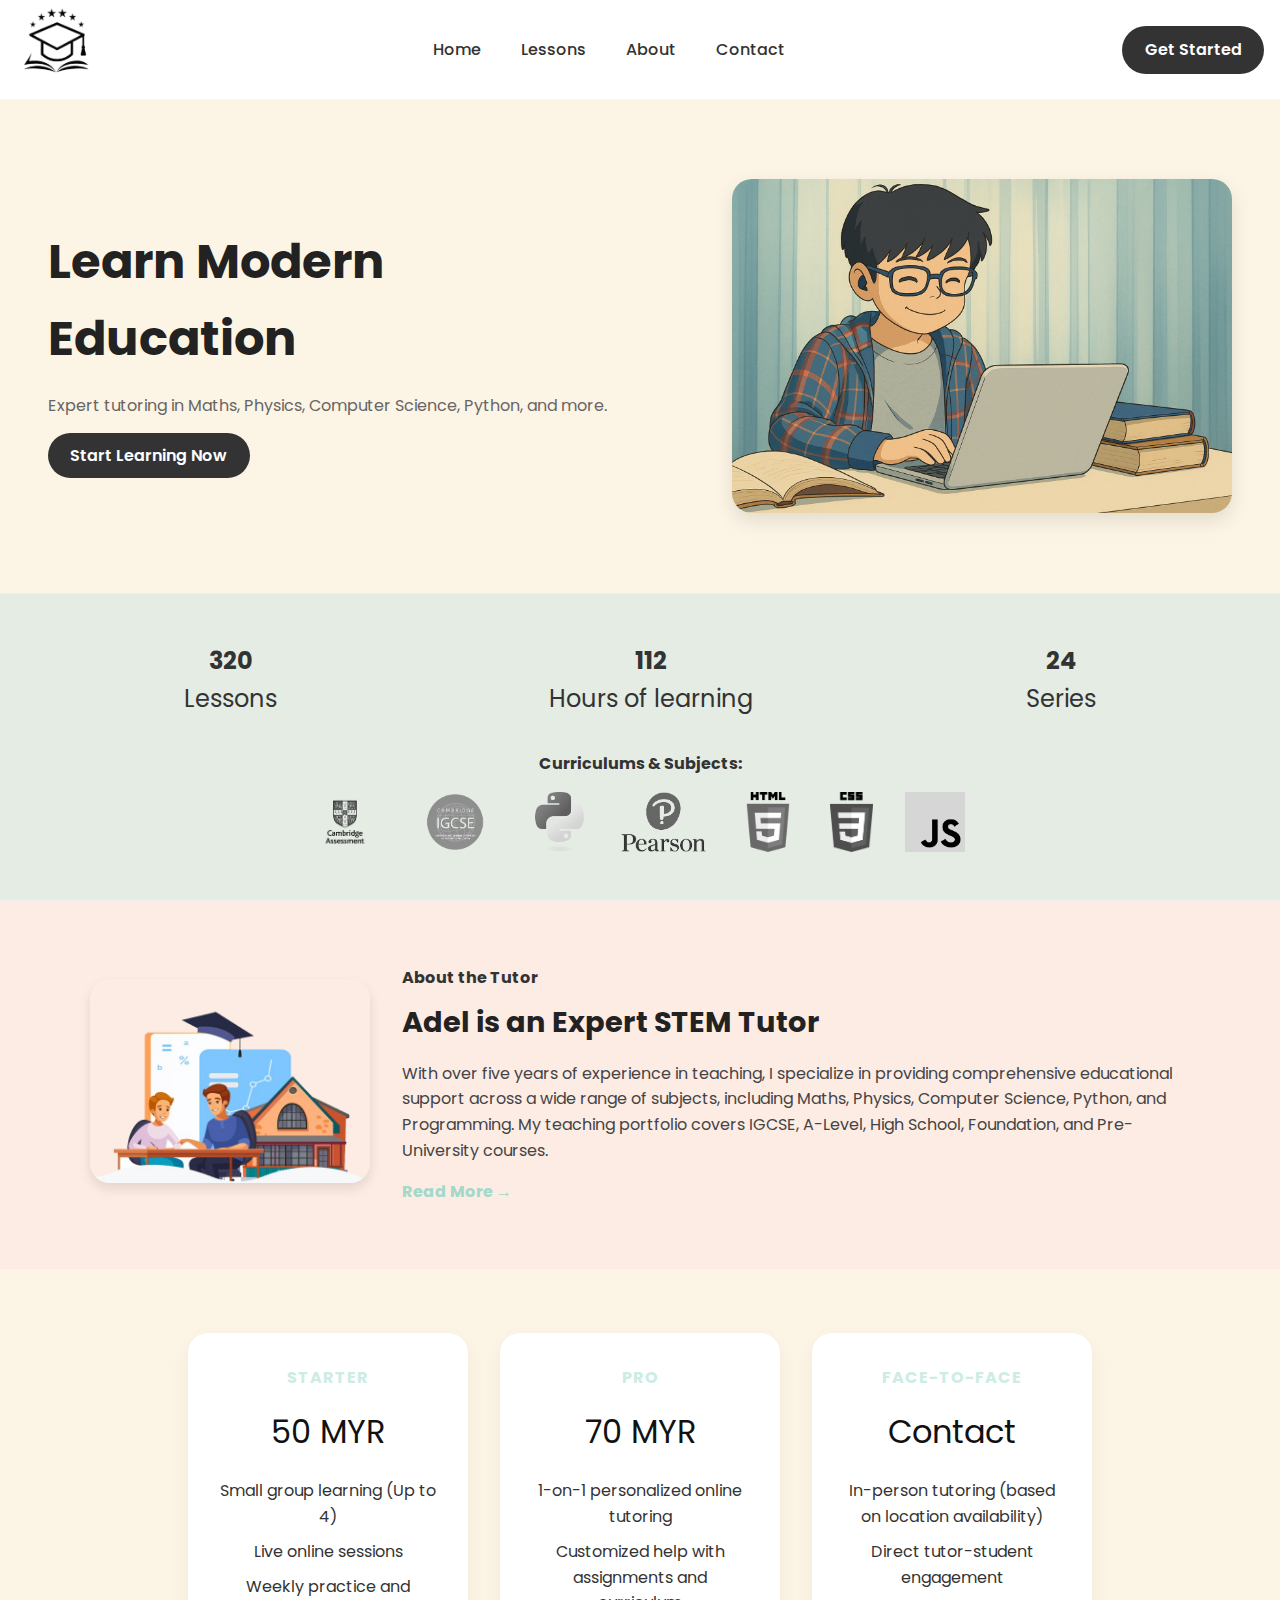
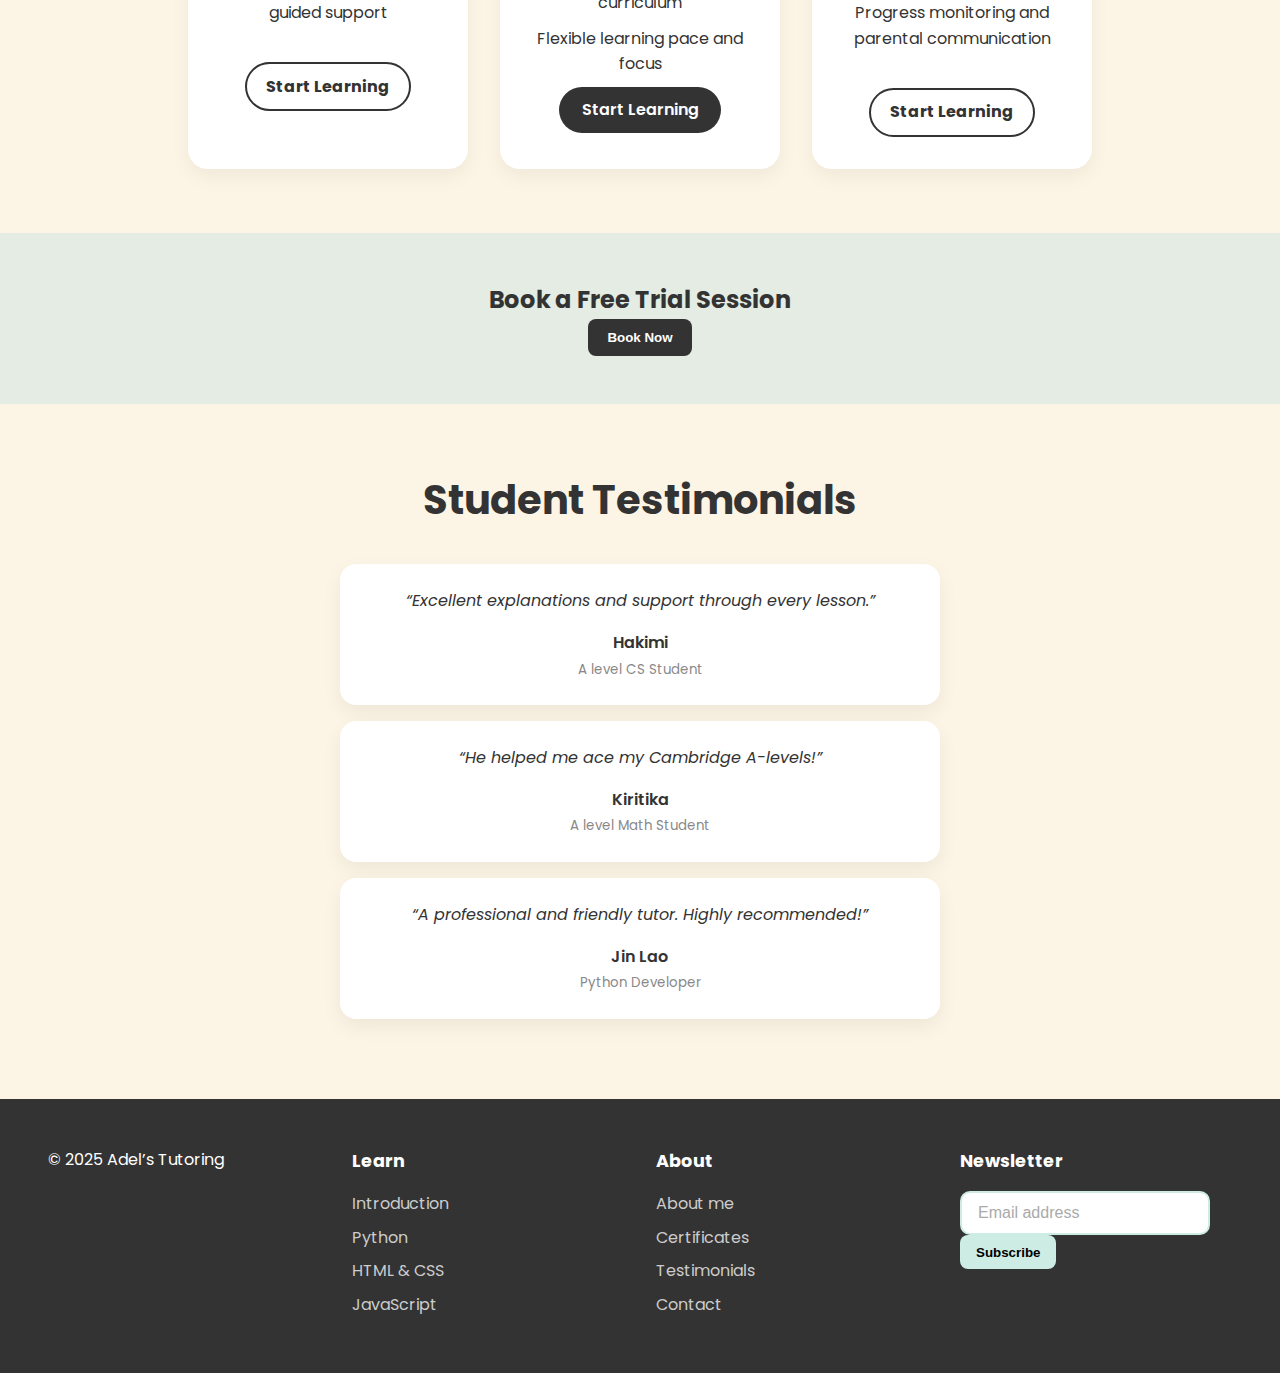
<file: index.html>
<!DOCTYPE html>
<html lang="en">
<head>
  <meta charset="UTF-8">
  <meta name="viewport" content="width=device-width, initial-scale=1.0">
  <title>Adel Tutoring Services</title>
  <link href="https://fonts.googleapis.com/css2?family=Poppins:wght@400;600;700&display=swap" rel="stylesheet">
<link rel="icon" type="image/png" href="favicon.png">
  <link rel="stylesheet" href="style.css">
</head>
<body>
  <!-- Navigation -->
  <nav class="navbar">
    <div class="logo"><img class="icon" src="icon.png"></div>
    <ul class="nav-links">
      <li><a href="#home">Home</a></li>
      <li><a href="#subjects">Lessons</a></li>
      <li><a href="#about">About</a></li>
      <li><a href="#contact">Contact</a></li>
    </ul>
    <a href="#book" class="btn-black">Get Started</a>
  </nav>

  <!-- Hero Section -->
  <header class="hero" id="home">
    <div class="hero-text">
      <h1>Learn Modern Education</h1>
      <p>Expert tutoring in Maths, Physics, Computer Science, Python, and more.</p>
      <a href="#book" class="btn-black">Start Learning Now</a>
    </div>
    <div class="hero-media">
      <img src="boy.png" alt="Laptop and Mobile Preview">
    </div>
  </header>

  <!-- Stats Section -->
  <section class="stats">
  <div class="stat">
    <strong>320</strong><br>Lessons
  </div>
  <div class="stat">
    <strong>112</strong><br>Hours of learning
  </div>
  <div class="stat">
    <strong>24</strong><br>Series
  </div>

  <div class="carousel-wrapper" id="subjects">
    <h4>Curriculums & Subjects:</h4>
    <div class="carousel" id="logo-carousel">
      <img src="cambridge.png" alt="Cambridge Assessment" />
      <img src="igcse.png" alt="IGCSE" />
      <img src="python.png" alt="Edexcel" />
      <img src="pearson.png" alt="Pearson" />
      <img src="html.png" alt="Pearson" />
      <img src="css.png" alt="Pearson" />
      <img src="js.webp" alt="Pearson" />
    </div>
  </div>
</section>


  <!-- About Section -->
 <section class="about" id="about">
  <div class="about-container">
    <div class="about-image">
      <img src="img.png" alt="Tutor Adel" />
    </div>
    <div class="about-text">
      <h3>About the Tutor</h3>
      <h2>Adel is an Expert STEM Tutor</h2>
      <p id="about-summary">
        With over five years of experience in teaching, I specialize in providing comprehensive educational support across a wide range of subjects, including Maths, Physics, Computer Science, Python, and Programming. My teaching portfolio covers IGCSE, A-Level, High School, Foundation, and Pre-University courses.
      </p>

      <div id="about-details" style="display: none;">
        <h4>Educational Background</h4>
        <p>
          I am currently pursuing a PhD in Engineering, integrating Math, Physics, Computer Science, and Data Analysis. This academic path helps me ensure my students benefit from the latest, research-based methods and applications.
        </p>

        <h4>Teaching Philosophy</h4>
        <p>
          My teaching is hands-on and student-focused. I emphasize understanding, encourage real-world applications, and aim to build problem-solving confidence and motivation in learners.
        </p>

        <h4>Skills and Expertise</h4>
        <ul>
          <li>Expertise in STEM subjects: Maths, Physics, CS, Python</li>
          <li>Proficient in guiding IGCSE, A-Level, Edexcel & more</li>
          <li>Experienced in creative assignment design</li>
          <li>Strong support for exams, study strategies, and skill-building</li>
        </ul>
      </div>

      <a href="#" id="toggle-about">Read More →</a>
    </div>
  </div>
</section>


  <!-- Pricing Section -->
  <section class="pricing">
    <div class="card starter">
      <h4>Starter</h4>
      <p class="price">50 MYR </p>
      <ul>
        <li>Small group learning (Up to 4)</li>
        <li>Live online sessions</li>
        <li>Weekly practice and guided support</li>
      </ul>
      <a href="#book" class="btn-outline">Start Learning</a>
    </div>
    <div class="card pro">
      <h4>Pro</h4>
      <p class="price">70 MYR</p>
      <ul>
       <li>1-on-1 personalized online tutoring</li>
        <li>Customized help with assignments and curriculum</li>
        <li>Flexible learning pace and focus</li>
      </ul>
      <a href="#book" class="btn-black">Start Learning</a>
    </div>
    <div class="card team">
      <h4>Face-to-face</h4>
      <p class="price">Contact</p>
      <ul>
       <li>In-person tutoring (based on location availability)</li>
        <li>Direct tutor-student engagement</li>
        <li>Progress monitoring and parental communication</li>
      </ul>
      <a href="#book" class="btn-outline">Start Learning</a>
    </div>
  </section>

  <!-- Booking Section -->
  <section class="booking" id="book">
    <h2>Book a Free Trial Session</h2>
    <button><a href="https://calendly.com/daoulhadjabdelilah/free-trial-lesson">Book Now</a></button>
  </section>

  <!-- Testimonials -->
  <section class="testimonials">
    <h2>Student Testimonials</h2>
    <div class="testimonial">
      <p>“Excellent explanations and support through every lesson.”</p>
      <h4>Hakimi</h4><small>A level CS Student</small>
    </div>
    <div class="testimonial">
      <p>“He helped me ace my Cambridge A-levels!”</p>
      <h4>Kiritika</h4><small>A level Math Student</small>
    </div>
    <div class="testimonial">
      <p>“A professional and friendly tutor. Highly recommended!”</p>
      <h4>Jin Lao</h4><small>Python Developer</small>
    </div>
  </section>

  <!-- Footer -->
  <footer class="footer">
    <div class="footer-col">
      <div class="logo"></div>
      <p>© 2025 Adel’s Tutoring</p>
    </div>
    <div class="footer-col">
      <h4>Learn</h4>
      <ul><li>Introduction</li><li>Python</li><li>HTML & CSS</li><li>JavaScript</li></ul>
    </div>
    <div class="footer-col">
      <h4>About</h4>
      <ul><li>About me</li><li>Certificates</li><li>Testimonials</li><li>Contact</li></ul>
    </div>
    <div class="footer-col">
      <h4>Newsletter</h4>
      <input type="email" placeholder="Email address">
      <button>Subscribe</button>
    </div>
  </footer>

  <script src="script.js"></script>
</body>
</html>
</file>
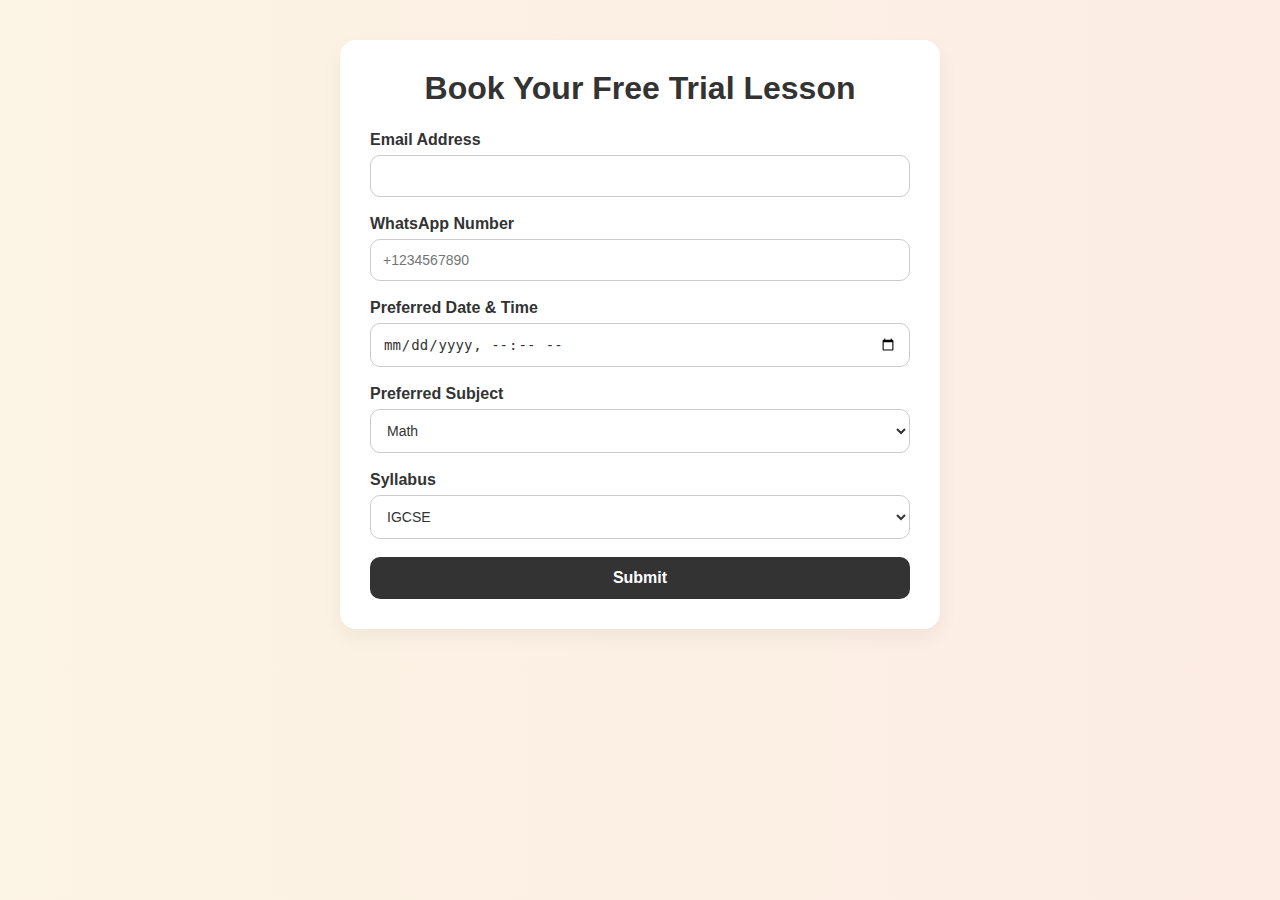
<file: contact.html>
<!DOCTYPE html>
<html lang="en">
<head>
  <meta charset="UTF-8">
  <title>Book a Free Trial</title>
  <style>
    :root {
      --bg-main: #fcf4e4;
      --bg-secondary: #fcece4;
      --accent: #ccece4;
      --text-dark: #333;
      --text-light: #666;
    }

    * {
      box-sizing: border-box;
      margin: 0;
      padding: 0;
    }

    body {
      font-family: 'Poppins', sans-serif;
      background: linear-gradient(to right, var(--bg-main), var(--bg-secondary));
      color: var(--text-dark);
      padding: 40px 20px;
    }

    .container {
      max-width: 600px;
      margin: auto;
      background-color: #fff;
      padding: 30px;
      border-radius: 16px;
      box-shadow: 0 8px 20px rgba(0,0,0,0.05);
    }

    h1 {
      text-align: center;
      margin-bottom: 24px;
      font-size: 2rem;
      color: var(--text-dark);
    }

    label {
      display: block;
      margin-bottom: 6px;
      font-weight: 600;
    }

    input, select {
      width: 100%;
      padding: 12px;
      margin-bottom: 18px;
      border: 1px solid #ccc;
      border-radius: 10px;
      font-size: 14px;
      background-color: #fff;
      color: var(--text-dark);
    }

    button {
      width: 100%;
      padding: 12px;
      background-color: var(--text-dark);
      color: white;
      border: none;
      border-radius: 10px;
      font-size: 16px;
      font-weight: bold;
      cursor: pointer;
      transition: background 0.3s;
    }

    button:hover {
      background-color: #555;
    }

    .success {
      text-align: center;
      margin-top: 16px;
      color: green;
      display: none;
    }
  </style>
</head>
<body>

  <div class="container">
    <h1>Book Your Free Trial Lesson</h1>

    <form action="send-mail.php" method="POST">
      <label for="email">Email Address</label>
      <input type="email" id="email" name="email" required>

      <label for="whatsapp">WhatsApp Number</label>
      <input type="tel" id="whatsapp" name="whatsapp" placeholder="+1234567890" required>

      <label for="datetime">Preferred Date & Time</label>
      <input type="datetime-local" id="datetime" name="datetime" required>

      <label for="subject">Preferred Subject</label>
      <select id="subject" name="subject">
        <option>Math</option>
        <option>Physics</option>
        <option>Computer Science</option>
        <option>Python</option>
        <option>Programming</option>
      </select>

      <label for="syllabus">Syllabus</label>
      <select id="syllabus" name="syllabus">
        <option>IGCSE</option>
        <option>A-Level</option>
        <option>Edexcel</option>
        <option>Cambridge</option>
        <option>Other</option>
      </select>

      <button type="submit">Submit</button>
    </form>
  </div>

</body>
</html>
</file>
<file: style.css>
/* Base Reset & Typography */
* {
  margin: 0;
  padding: 0;
  box-sizing: border-box;
}

body {
  font-family: 'Poppins', sans-serif;
  background: linear-gradient(to right, #fcf4e4, #fcece4);
  color: #333;
  line-height: 1.6;
}

a {
  text-decoration: none;
  color: inherit;
}

/* Navigation */
.navbar {
  display: flex;
  justify-content: space-between;
  align-items: center;
  padding: 0.2rem 1rem;
  background: #ffffff;
  box-shadow: 0 2px 10px rgba(0,0,0,0.05);
}

.navbar .icon {
    height: 80px;
    width: 80px;
}
.navbar .logo {
  font-size: 1.8rem;
  font-weight: 700;
}

.nav-links {
  display: flex;
  gap: 1.5rem;
  list-style: none;
}

.nav-links li a {
  font-weight: 500;
  padding: 0.5rem;
  transition: color 0.3s;
}

.nav-links li a:hover {
  color: #ccece4;
}

.btn-black {
  background: #333;
  color: #fff;
  padding: 0.7rem 1.4rem;
  border-radius: 999px;
  font-weight: 600;
  transition: background 0.3s;
}

.btn-black:hover {
  background: #555;
}

/* Hero Section */
.hero {
  display: flex;
  align-items: center;
  justify-content: space-between;
  padding: 4rem 3rem;
  flex-wrap: wrap;
  background-color: #fcf4e4;
}

.hero-text {
  max-width: 50%;
}

.hero-text h1 {
  font-size: 3rem;
  color: #222;
  margin-bottom: 1rem;
}

.hero-text p {
  color: #666;
  margin-bottom: 1.5rem;
}

.hero-media img {
  width: 100%;
  max-width: 500px;
  height: auto;
  border-radius: 20px;
  box-shadow: 0 8px 20px rgba(0,0,0,0.1);
  display: block;
  margin: 1rem auto;
}


/* Stats */
.stats {
  display: flex;
  justify-content: space-around;
  align-items: center;
  padding: 3rem;
  background: #e4ece4;
  flex-wrap: wrap;
  border-top: 1px solid #eee;
  border-bottom: 1px solid #eee;
}

.stat {
  text-align: center;
  font-size: 1.5rem;
}

.featured {
  text-align: center;
}

.featured .logos img {
  height: 32px;
  margin: 0 10px;
}

.carousel-wrapper {
  flex-basis: 100%;
  text-align: center;
  margin-top: 2rem;
}

.carousel-wrapper h4 {
  font-size: 1rem;
  margin-bottom: 1rem;
  color: #333;
}

.carousel {
  display: flex;
  justify-content: center;
  align-items: center;
  overflow: hidden;
  gap: 2rem;
  animation: scroll 15s linear infinite;
}

.carousel img {
  height: 60px;
  width: auto;
  object-fit: contain;
  flex-shrink: 0;
  filter: grayscale(100%);
  transition: filter 0.3s;
}

.carousel img:hover {
  filter: grayscale(0%);
}

@keyframes scroll {
  0%   { transform: translateX(0); }
  100% { transform: translateX(-50%); }
}


/* About Section */
.about {
  background-color: #fcece4;
  padding: 4rem 2rem;
}

.about-container {
  display: flex;
  flex-wrap: wrap;
  align-items: center;
  gap: 2rem;
  max-width: 1100px;
  margin: auto;
}

.about-image img {
  width: 280px;
  height: auto;
  border-radius: 20px;
  box-shadow: 0 6px 12px rgba(0, 0, 0, 0.1);
}

.about-text {
  flex: 1;
  min-width: 300px;
}

.about-text h3 {
  font-size: 1rem;
  color: #333;
  margin-bottom: 0.5rem;
}

.about-text h2 {
  font-size: 1.8rem;
  color: #222;
  margin-bottom: 1rem;
}

.about-text h4 {
  margin-top: 1.2rem;
  font-size: 1rem;
  color: #444;
}

.about-text p {
  color: #444;
  margin-bottom: 1rem;
}

.about-text ul {
  margin: 0.5rem 0 1rem 1.2rem;
  list-style: disc;
  color: #444;
}

.about-text a {
  display: inline-block;
  font-weight: bold;
  color: #a2d9c9;
  transition: color 0.3s;
}

.about-text a:hover {
  color: #7bbcb2;
}



/* Pricing */
.pricing {
  display: flex;
  justify-content: center;
  gap: 2rem;
  padding: 4rem 3rem;
  flex-wrap: wrap;
  background-color: #fcf4e4;
}

.card {
  background: #fff;
  border-radius: 20px;
  box-shadow: 0 8px 20px rgba(0,0,0,0.05);
  padding: 2rem;
  width: 280px;
  text-align: center;
  transition: transform 0.3s;
}

.card:hover {
  transform: translateY(-5px);
}

.card h4 {
  color: #ccece4;
  text-transform: uppercase;
  letter-spacing: 1px;
}

.price {
  font-size: 2rem;
  margin: 1rem 0;
  color: #111;
}

.card ul {
  list-style: none;
  margin: 1rem 0;
  padding: 0;
}

.card ul li {
  padding: 0.3rem 0;
}

.btn-outline {
  border: 2px solid #333;
  color: #333;
  padding: 0.6rem 1.2rem;
  border-radius: 30px;
  font-weight: bold;
  display: inline-block;
  margin-top: 1rem;
}

.btn-outline:hover {
  background: #333;
  color: #fff;
}

/* Booking */
.booking {
  background: #e4ece4;
  padding: 3rem;
  text-align: center;
}

.booking input[type="date"] {
  padding: 0.7rem 1rem;
  border: 2px solid #ccece4;
  border-radius: 10px;
  font-size: 1rem;
  background-color: #ffffff;
  color: #333;
  outline: none;
  box-shadow: 0 2px 6px rgba(0,0,0,0.05);
  transition: border-color 0.3s, box-shadow 0.3s;
}

.booking input[type="date"]:focus {
  border-color: #a2d9c9;
  box-shadow: 0 0 0 4px rgba(204, 236, 228, 0.3);
}


.booking button {
  padding: 0.7rem 1.2rem;
  background: #333;
  color: #fff;
  border: none;
  border-radius: 8px;
  font-weight: bold;
  cursor: pointer;
}

.booking button:hover {
  background: #555;
}

/* Testimonials */
.testimonials {
  background: #fcf4e4;
  padding: 4rem 3rem;
  text-align: center;
}

.testimonials h2 {
  font-size: 2.5rem;
  margin-bottom: 2rem;
}

.testimonial {
  background: #fff;
  border-radius: 16px;
  padding: 1.5rem;
  margin: 1rem auto;
  max-width: 600px;
  box-shadow: 0 8px 20px rgba(0,0,0,0.06);
}

.testimonial p {
  font-style: italic;
  margin-bottom: 1rem;
}

.testimonial h4 {
  font-weight: 600;
}

.testimonial small {
  color: #888;
}

/* Footer */
.footer {
  display: grid;
  grid-template-columns: repeat(auto-fit, minmax(180px, 1fr));
  gap: 2rem;
  background: #333;
  color: #fff;
  padding: 3rem;
}

.footer h4 {
  margin-bottom: 1rem;
  font-size: 1.1rem;
}

.footer ul {
  list-style: none;
  padding: 0;
}

.footer ul li {
  margin-bottom: 0.5rem;
  color: #ccc;
}

.footer input[type="email"] {
  padding: 0.7rem 1rem;
  border: 2px solid #ccece4;
  border-radius: 10px;
  font-size: 1rem;
  width: 100%;
  max-width: 250px;
  background-color: #fff;
  color: #333;
  transition: border-color 0.3s, box-shadow 0.3s;
}

.footer input[type="email"]::placeholder {
  color: #aaa;
}

.footer input[type="email"]:focus {
  border-color: #a2d9c9;
  box-shadow: 0 0 0 4px rgba(204, 236, 228, 0.3);
}

.footer button {
  padding: 0.6rem 1rem;
  background: #ccece4;
  border: none;
  color: #000;
  font-weight: bold;
  border-radius: 8px;
  cursor: pointer;
}
</file>
